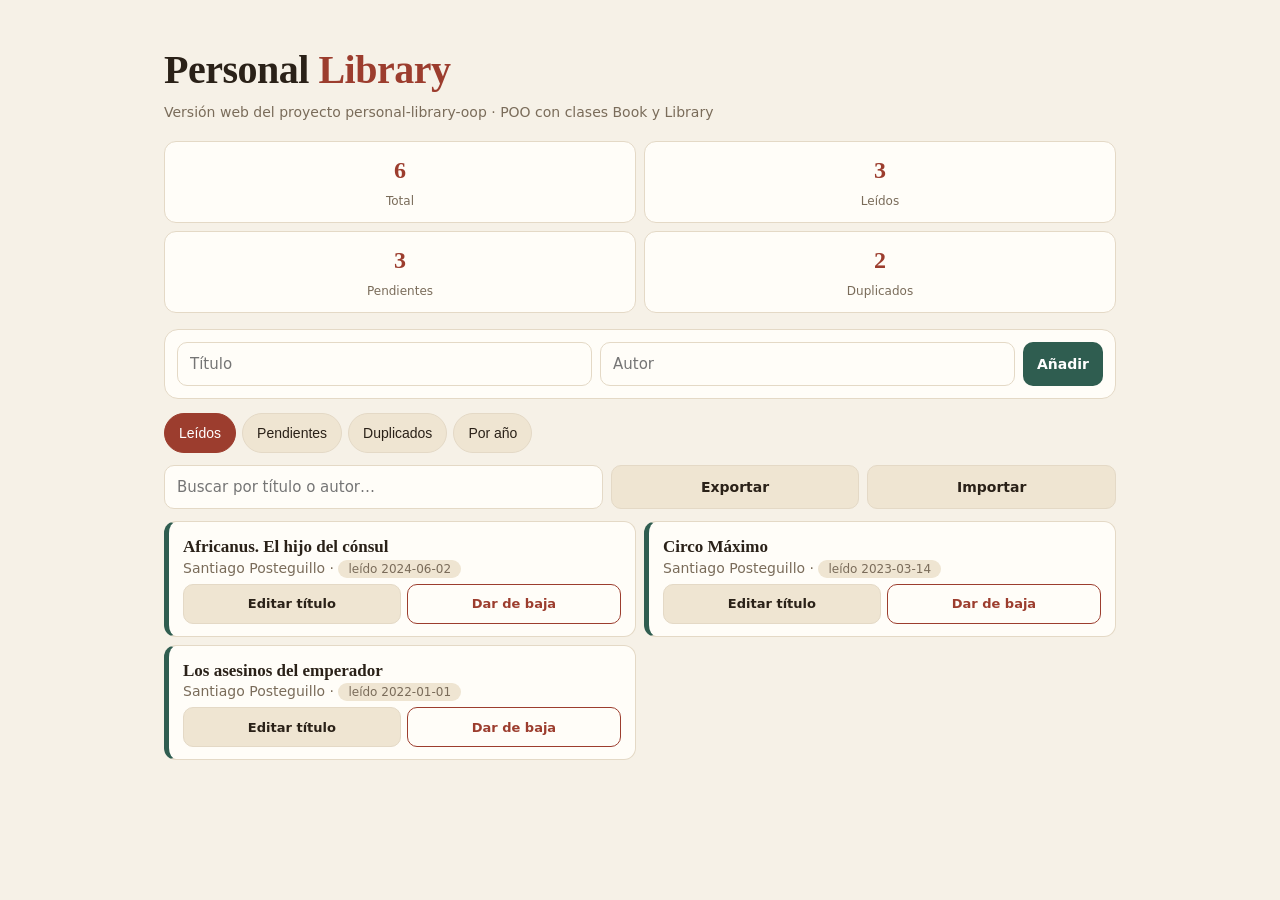
<file: index.html>
<!DOCTYPE html>
<html lang="es">
<head>
  <meta charset="utf-8">
  <meta http-equiv="refresh" content="0; url=web/">
  <title>Personal Library OOP</title>
</head>
<body>
  <a href="web/">Abrir mi biblioteca</a>
</body>
</html>
</file>
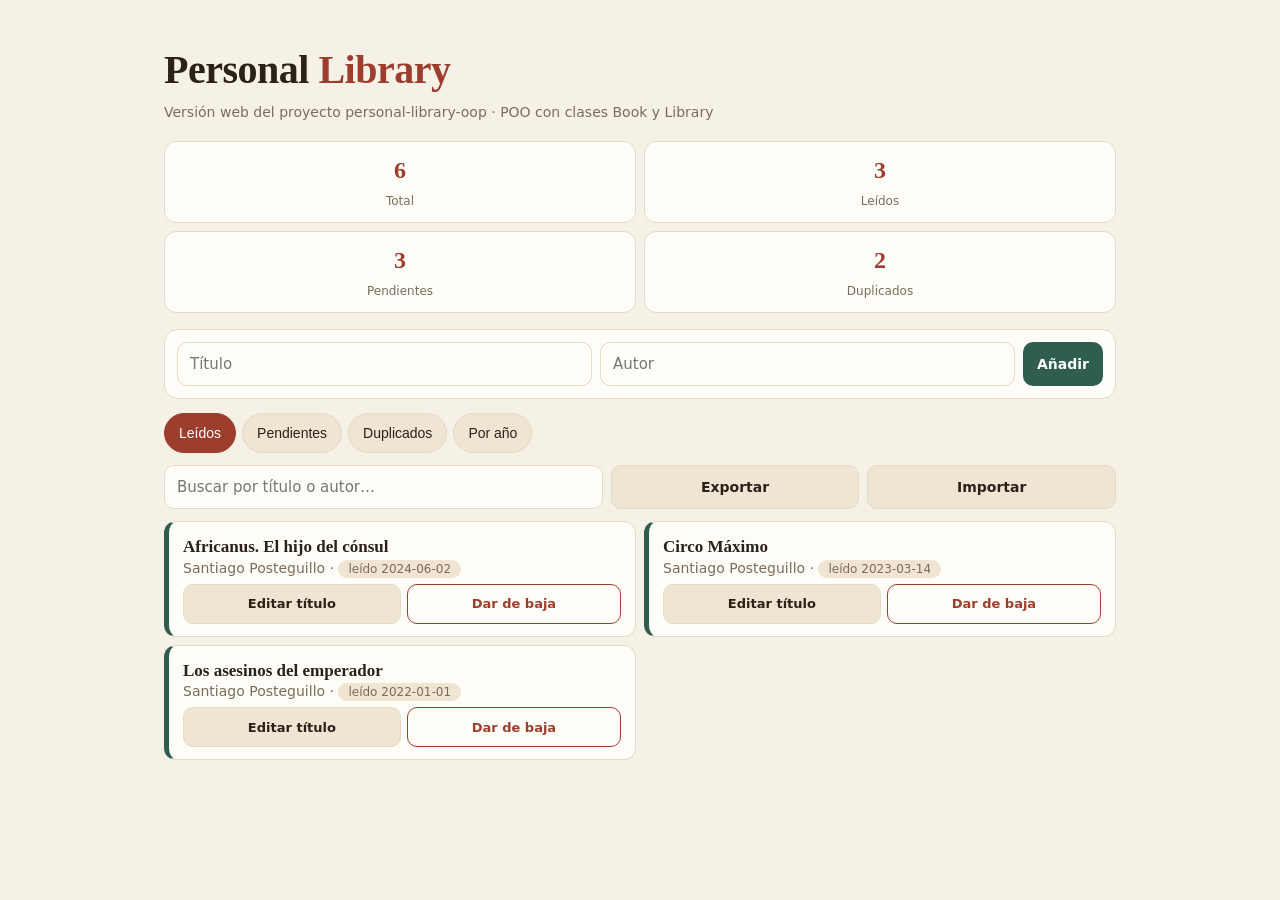
<file: web/index.html>
<!DOCTYPE html>
<html lang="es">
<head>
<meta charset="utf-8">
<meta name="viewport" content="width=device-width, initial-scale=1, viewport-fit=cover">
<title>Personal Library OOP</title>
<link rel="stylesheet" href="styles.css">
</head>
<body>
<div class="w">
<h1>Personal <span>Library</span></h1>
<p class="sub">Versión web del proyecto personal-library-oop · POO con clases Book y Library</p>
<div class="stats" id="stats"></div>
<div class="add">
<input id="nt" placeholder="Título"><input id="na" placeholder="Autor">
<button class="btn" id="addb">Añadir</button>
</div>
<div class="tabs" id="tabs"></div>
<div class="bar"><input id="q" placeholder="Buscar por título o autor…">
<button class="btn g" id="exp">Exportar</button><button class="btn g" id="imp">Importar</button>
<input type="file" id="file" accept=".json" hidden></div>
<div id="list"></div>
<script src="app.js"></script>
</body>
</html>
</file>
<file: web/styles.css>
:root {
  --bg: #f6f1e7;
  --card: #fffdf8;
  --ink: #2a2118;
  --mut: #7a6c5a;
  --acc: #9c3d2e;
  --acc2: #2f5d50;
  --line: #e4d9c6;
  --chip: #efe5d2;
  box-sizing: border-box;
  padding-top: env(safe-area-inset-top, 0px);
  padding-bottom: env(safe-area-inset-bottom, 0px);
}
@media (prefers-color-scheme: dark) {
  :root:not([data-theme="light"]) {
    --bg: #171310;
    --card: #221c17;
    --ink: #f1e8d8;
    --mut: #a5977f;
    --acc: #e0846f;
    --acc2: #7fc2ac;
    --line: #3a3028;
    --chip: #2e251e;
  }
}
* {
  box-sizing: border-box;
}
html {
  scroll-padding-top: env(safe-area-inset-top, 0px);
}
body {
  margin: 0;
  background: var(--bg);
  color: var(--ink);
  font:
    16px/1.5 Georgia,
    "Times New Roman",
    serif;
}
.w {
  max-width: 1000px;
  margin: 0 auto;
  padding: clamp(14px, 4vw, 32px) clamp(12px, 4vw, 24px) 60px;
}
h1 {
  font-size: clamp(26px, 6vw, 40px);
  margin: 8px 0 2px;
  letter-spacing: -0.5px;
}
h1 span {
  color: var(--acc);
}
.sub {
  color: var(--mut);
  font-family: system-ui, sans-serif;
  font-size: 14px;
  margin: 0 0 18px;
}
.stats {
  display: grid;
  grid-template-columns: repeat(4, 1fr);
  gap: 8px;
  margin-bottom: 16px;
}
.st {
  background: var(--card);
  border: 1px solid var(--line);
  border-radius: 12px;
  padding: 10px;
  text-align: center;
}
.st b {
  display: block;
  font-size: 24px;
  color: var(--acc);
}
.st small {
  font:
    12px system-ui,
    sans-serif;
  color: var(--mut);
}
.tabs {
  display: flex;
  gap: 6px;
  overflow-x: auto;
  margin-bottom: 12px;
  font-family: system-ui, sans-serif;
}
.tabs button {
  flex: none;
  border: 1px solid var(--line);
  background: var(--chip);
  color: var(--ink);
  padding: 8px 14px;
  border-radius: 99px;
  font-size: 14px;
  cursor: pointer;
}
.tabs button.on {
  background: var(--acc);
  color: #fff;
  border-color: var(--acc);
}
input{
  font:
    15px system-ui,
    sans-serif;
  padding: 10px 12px;
  border: 1px solid var(--line);
  border-radius: 10px;
  background: var(--card);
  color: var(--ink);
  width: 100%;
}
.bar {
  display: flex;
  flex-wrap: wrap;
  gap: 8px;
  margin-bottom: 12px;
}
.bar #q {
  flex: 1 1 220px;
  width: auto;
}
.bar .btn {
  flex: 0 0 auto;
}
#list {
  display: grid;
  gap: 8px;
  grid-template-columns: repeat(auto-fill, minmax(min(100%, 420px), 1fr));
}
#list .book {
  margin: 0;
}
#list .az,
#list .empty {
  grid-column: 1/-1;
}
.btn {
  font:
    600 14px system-ui,
    sans-serif;
  border: 0;
  border-radius: 10px;
  padding: 10px 14px;
  background: var(--acc2);
  color: #fff;
  cursor: pointer;
}
.btn.g {
  background: var(--chip);
  color: var(--ink);
  border: 1px solid var(--line);
}
.btn.r {
  background: transparent;
  color: var(--acc);
  border: 1px solid var(--acc);
}
.add {
  background: var(--card);
  border: 1px solid var(--line);
  border-radius: 14px;
  padding: 12px;
  margin-bottom: 14px;
  display: grid;
  gap: 8px;
  grid-template-columns: 1fr 1fr auto;
}
  .stats {
    grid-template-columns: repeat(2, 1fr);
  }
  .btn,
  input {
    min-height: 44px;
  }
  .bar .btn {
    flex: 1;
  }
  .act .btn {
    flex: 1 1 auto;
    min-height: 40px;
  }
  .act input {
    flex: 1 1 100%;
  }
  .tabs button {
    min-height: 40px;
  }

.book {
  background: var(--card);
  border: 1px solid var(--line);
  border-left: 5px solid var(--acc2);
  border-radius: 12px;
  padding: 12px 14px;
  margin-bottom: 8px;
}
.book.p {
  border-left-color: var(--acc);
}
.book.d {
  border-left-color: #c79a2b;
}
.t {
  font-weight: 700;
  font-size: 17px;
}
.a {
  color: var(--mut);
  font:
    14px system-ui,
    sans-serif;
}
.act {
  display: flex;
  gap: 6px;
  flex-wrap: wrap;
  margin-top: 8px;
  align-items: center;
}
.act .btn {
  padding: 6px 10px;
  font-size: 13px;
}
.act input {
  width: auto;
  padding: 6px 8px;
  font-size: 13px;
}
.tag {
  font:
    12px system-ui,
    sans-serif;
  background: var(--chip);
  border-radius: 99px;
  padding: 2px 10px;
  color: var(--mut);
}
.empty {
  text-align: center;
  color: var(--mut);
  padding: 30px;
  font-family: system-ui, sans-serif;
}
.az {
  font:
    600 13px system-ui,
    sans-serif;
  color: var(--acc);
  margin: 14px 0 6px;
}
@media (max-width: 820px) {
  .add { grid-template-columns: 1fr 1fr; }
  .add .btn { grid-column: 1 / -1; }
}

@media (max-width: 560px) {
  .add { grid-template-columns: 1fr; }
  .stats { grid-template-columns: repeat(2, 1fr); }
  .btn, input { min-height: 44px; }
  .bar .btn { flex: 1; }
  .act .btn { flex: 1 1 auto; min-height: 40px; }
  .act input { flex: 1 1 100%; }
  .tabs button { min-height: 40px; }
}
</file>
